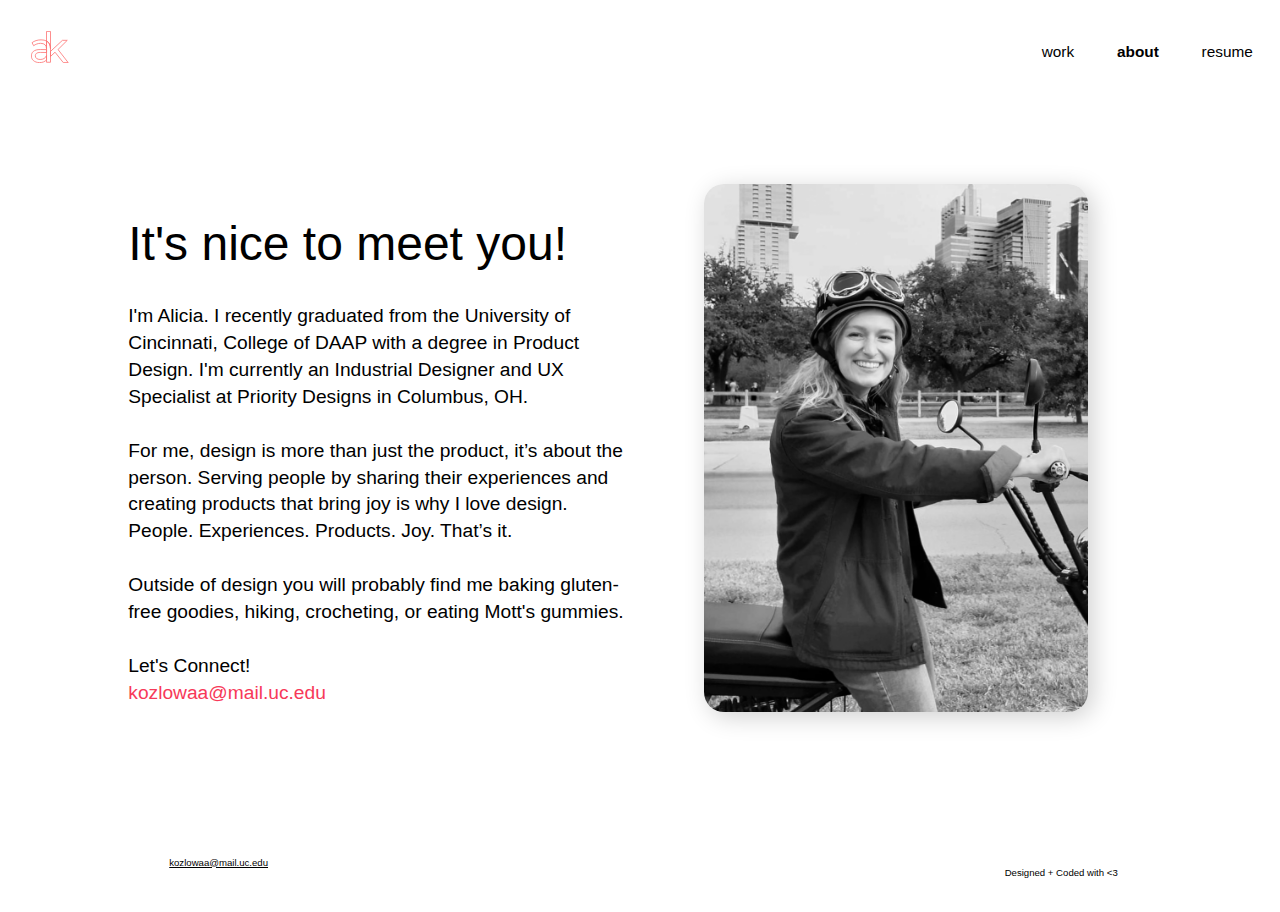
<file: about-me.html>
<!DOCTYPE html>

<html lang="en-US">

<head>
    <title>About Me</title> 
    <meta charset="utf-8">
    <meta name="viewport" content="width=device-width, initial-scale=1.0">
    <link rel="stylesheet" type="text/css" href="Kozlowski_Portfolio.css">
    <link rel="stylesheet" href="https://fonts.googleapis.com/css?family=Montserrat:300,400,500,600" type="text/css">
    <link rel="icon" href="/favicon.ico" type="image/x-icon">
    <link rel="icon" href="/favicon-32x32.png" type="image/png" sizes="32x32">
    <link rel="icon" href="/favicon-16x16.png" type="image/png" sizes="16x16">
</head>
    
<body>
    
<header>
<a href="index.html"><div class="logo"></div></a>
<nav>
    <ul>
    <li><a class="navDark" href="index.html">work</a></li>
    <li><a class="navDark active" href="about-me.html">about</a></li>
    <li><a class="navDark" href="Kozlowski-Resume-2020.pdf" target="_blank">resume</a></li>
    </ul>
</nav>
</header>
    
<main>
    <div class="row" id="space"></div>
    <div class="row">
        <div class="col-1"></div>
        <div class="col-5" id="aboutText">
            <h1 class="intro">It's nice to meet you!</h1>
            <p class="body-text">I'm Alicia. I recently graduated from the University of Cincinnati, College of DAAP with a degree in Product Design. I'm currently an Industrial Designer and UX Specialist at Priority Designs in Columbus, OH.<br><br>For me, design is more than just the product, it’s about the person. Serving people by sharing their experiences and creating products that bring joy is why I love design. <br> People. Experiences. Products. Joy. That’s it.<br><br>Outside of design you will probably find me baking gluten-free goodies, hiking,  crocheting, or eating Mott's gummies.<br><br>Let's Connect!<br><a class="company" href="mailto:kozlowaa@mail.uc.edu">kozlowaa@mail.uc.edu</a></p>
        </div>
        <div class="profile-image col-5">
            <img src="Images/IMG_4473.png" alt="Alicia Kozlowski smiling riding a motor bike" class="profile-pic">
        </div>
    </div>
</main>
    
<footer>
    <div class="footer row">
        <a class="click col-4" href="mailto:kozlowaa@mail.uc.edu">kozlowaa@mail.uc.edu</a>
        <div class="click col-4"></div>
        <p class="col-4">Designed + Coded with &lt;3</p>
    </div>
</footer>
 
</body>

</html>
</file>
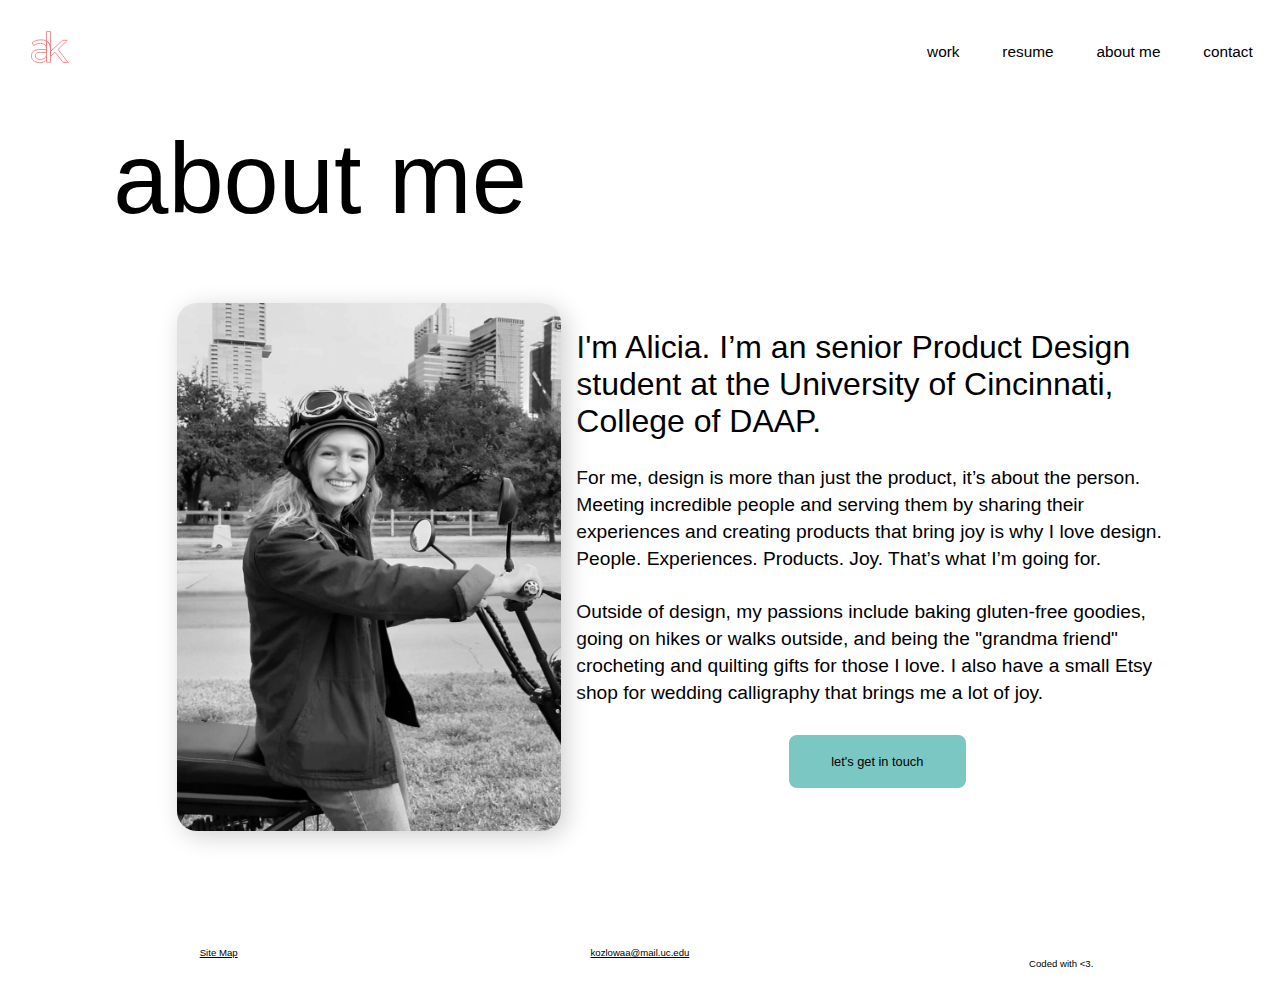
<file: aboutme.html>
<!DOCTYPE html>

<html lang="en-US">

<head>
    <title>About Me</title> 
    <meta charset="utf-8">
    <meta name="viewport" content="width=device-width, initial-scale=1.0">
    <link rel="stylesheet" type="text/css" href="Kozlowski_Portfolio.css">
    <link rel="stylesheet" href="https://fonts.googleapis.com/css?family=Montserrat:300,400,500,600" type="text/css">
    <link rel="icon" href="/favicon.ico" type="image/x-icon">
    <link rel="icon" href="/favicon-32x32.png" type="image/png" sizes="32x32">
    <link rel="icon" href="/favicon-16x16.png" type="image/png" sizes="16x16">
</head>
    
<body>
    
<header>
<a href="index.html"><div class="logo"></div></a>
<nav>
    <ul>
    <li><a class="navDark" href="work.html">work</a></li>
    <li><a class="navDark" href="resume.html">resume</a></li>
    <li><a class="navDark" href="aboutme.html">about me</a></li>
    <li><a class="navDark" href="contact.html">contact</a></li>
    </ul>
</nav>
</header>
    
<main>
    <div class="row">
        <div class="col-1 page-title-mobile"></div>
        <h1 class="page-title-other">about me</h1>  
    </div>
    <div class="row">
        <div class="col-1"></div>
        <div class="profile-image col-5">
            <img src="Images/IMG_4473.png" alt="Alicia Kozlowski smiling riding a motor bike" class="profile-pic">
        </div>
        <div class="col-6" id="aboutText">
            <h2><span id="intro">I'm Alicia. I’m an senior Product Design student at the University of Cincinnati, College of DAAP.</span></h2>
            <p class="body-text">For me, design is more than just the product, it’s about the person. Meeting incredible people and serving them by sharing their experiences and creating products that bring joy is why I love design. People. Experiences. Products. Joy. That’s what I’m going for.<br><br>Outside of design, my passions include baking gluten-free goodies, going on hikes or walks outside, and being the "grandma friend" crocheting and quilting gifts for those I love. I also have a small Etsy shop for wedding calligraphy that brings me a lot of joy.</p>
            <a class="button" href="mailto:kozlowaa@mail.uc.edu">let's get in touch</a>
        </div>
    </div>
</main>
    
<footer>
    <div class="footer row">
        <a class="click col-4" href="sitemap.html">Site Map</a>
        <a class="click col-4" href="mailto:kozlowaa@mail.uc.edu">kozlowaa@mail.uc.edu</a>
        <p class="col-4">Coded with &lt;3.</p>
    </div>
</footer>
 
</body>

</html>
</file>
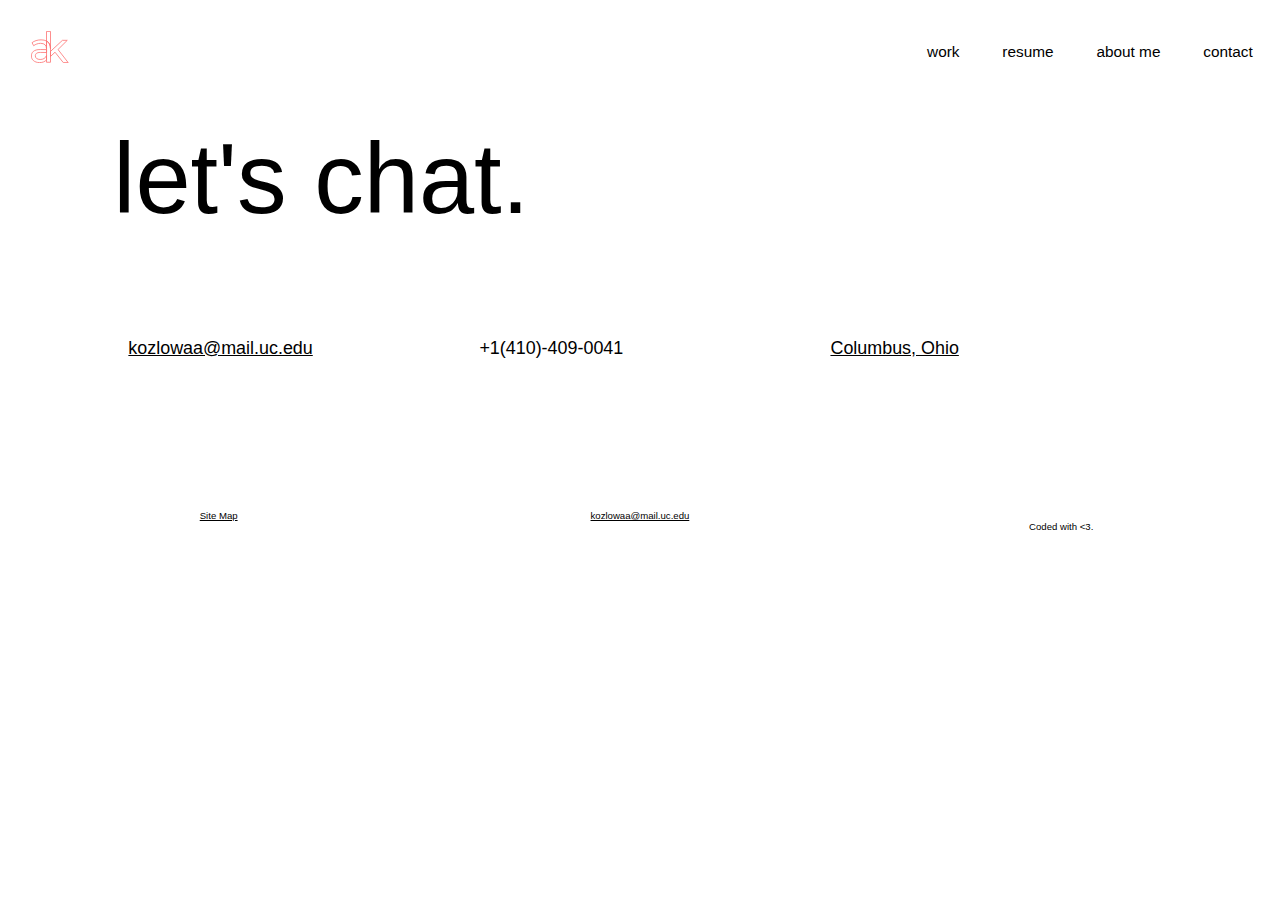
<file: contact.html>
<!DOCTYPE html>

<html lang="en-US">

<head>
    <title>Contact</title> 
    <meta charset="utf-8">
    <meta name="viewport" content="width=device-width, initial-scale=1.0">
    <link rel="stylesheet" type="text/css" href="Kozlowski_Portfolio.css">
    <link rel="stylesheet" href="https://fonts.googleapis.com/css?family=Montserrat:300,400,500,600" type="text/css">
    <link rel="icon" href="/favicon.ico" type="image/x-icon">
    <link rel="icon" href="/favicon-32x32.png" type="image/png" sizes="32x32">
    <link rel="icon" href="/favicon-16x16.png" type="image/png" sizes="16x16">
</head>
    
<body>
    
<header>
<a href="index.html"><div class="logo"></div></a>
<nav>
    <ul>
    <li><a class="navDark" href="work.html">work</a></li>
    <li><a class="navDark" href="resume.html">resume</a></li>
    <li><a class="navDark" href="aboutme.html">about me</a></li>
    <li><a class="navDark" href="contact.html">contact</a></li>
    </ul>
</nav>
</header>
    
<main class="col-10">
    <div class="row">
        <h1 class="page-title-other">let's chat.</h1>  
    </div>
    <div class="content row">
        <div class="contact-card col-4">
            <div id="contact-email-icon"></div>
            <p><a class="click" href="mailto:kozlowaa@mail.uc.edu">kozlowaa@mail.uc.edu</a></p>
        </div>
        <div class="contact-card col-4">
            <div id="contact-phone-icon"></div>
            <p>+1(410)-409-0041</p>
        </div>
        <div class="contact-card col-4">
            <div id="contact-location-icon"></div>
            <p><a class="click" href="http://www.columbus.gov">Columbus, Ohio</a></p>
        </div>
    </div>
</main>
    
<footer>
    <div class="footer row">
        <a class="click col-4" href="sitemap.html">Site Map</a>
        <a class="click col-4" href="mailto:kozlowaa@mail.uc.edu">kozlowaa@mail.uc.edu</a>
        <p class="col-4">Coded with &lt;3.</p>
    </div>
</footer>
 
</body>

</html>
</file>
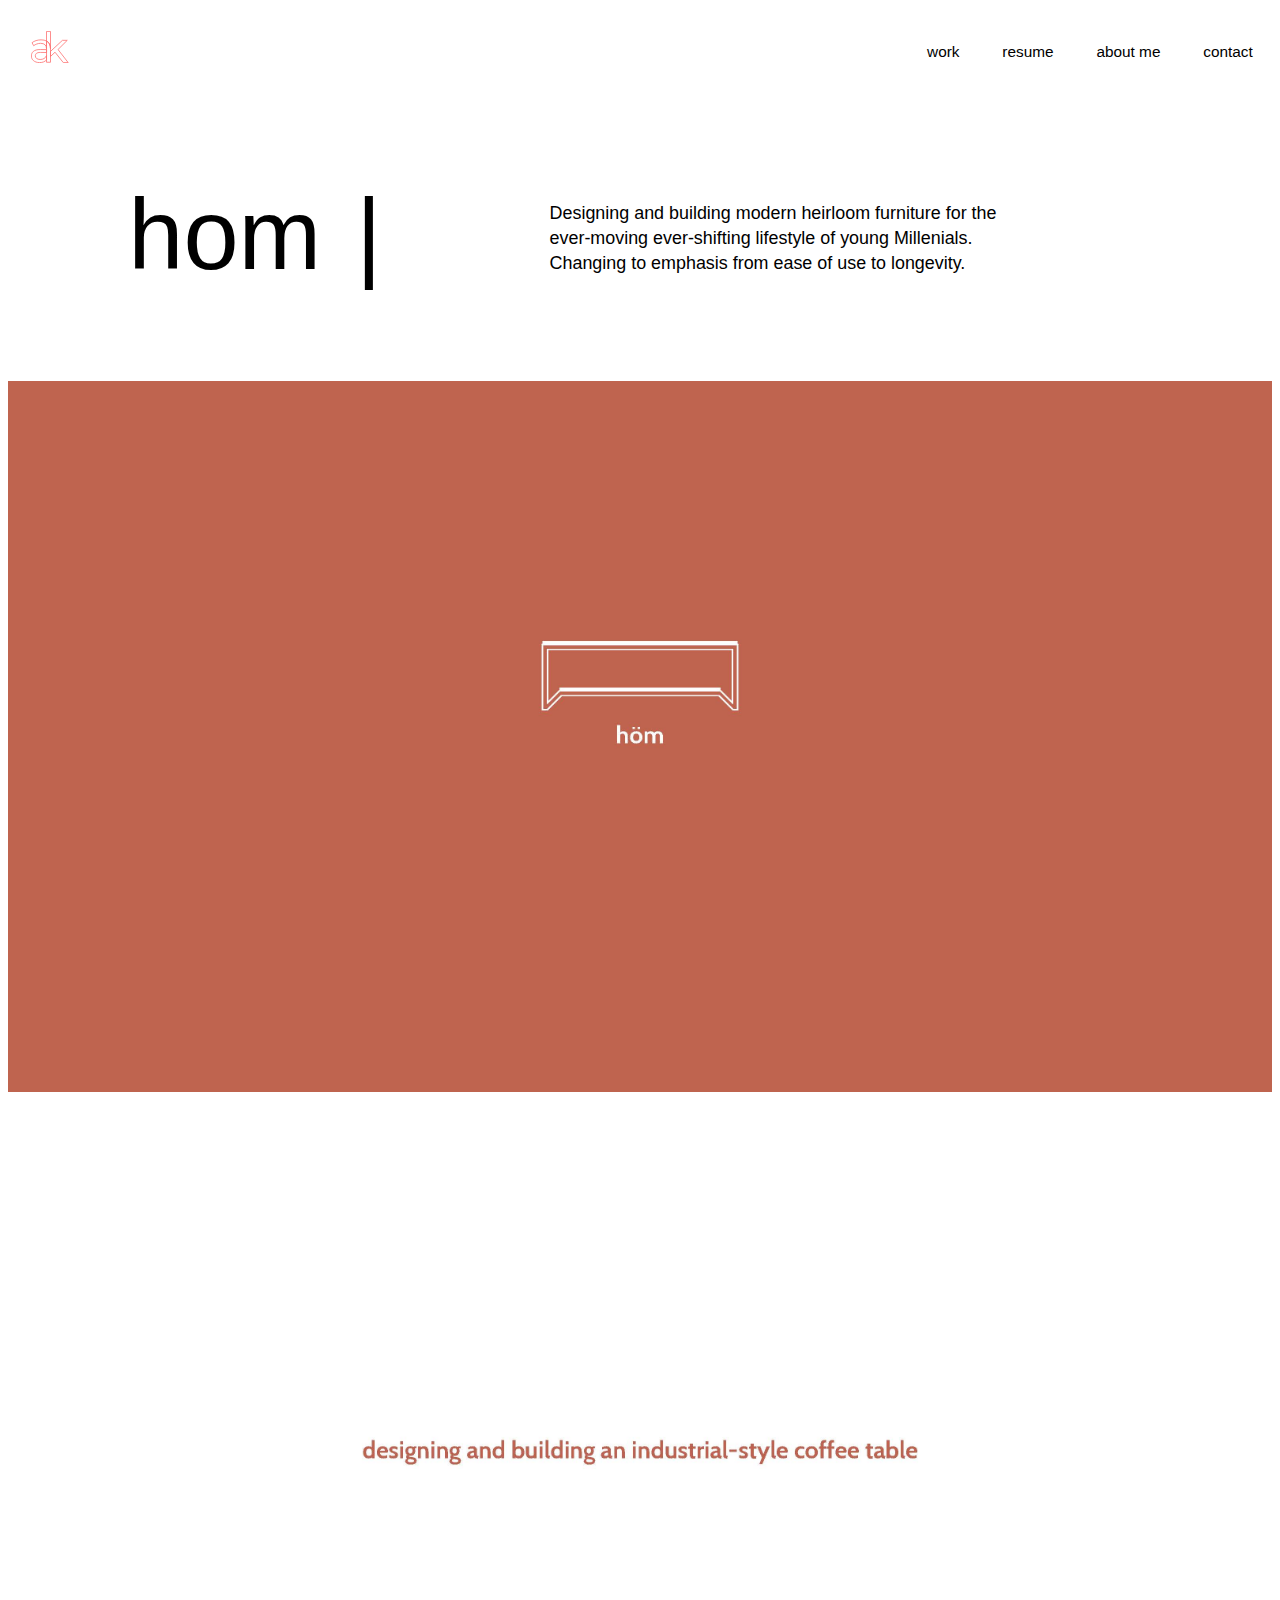
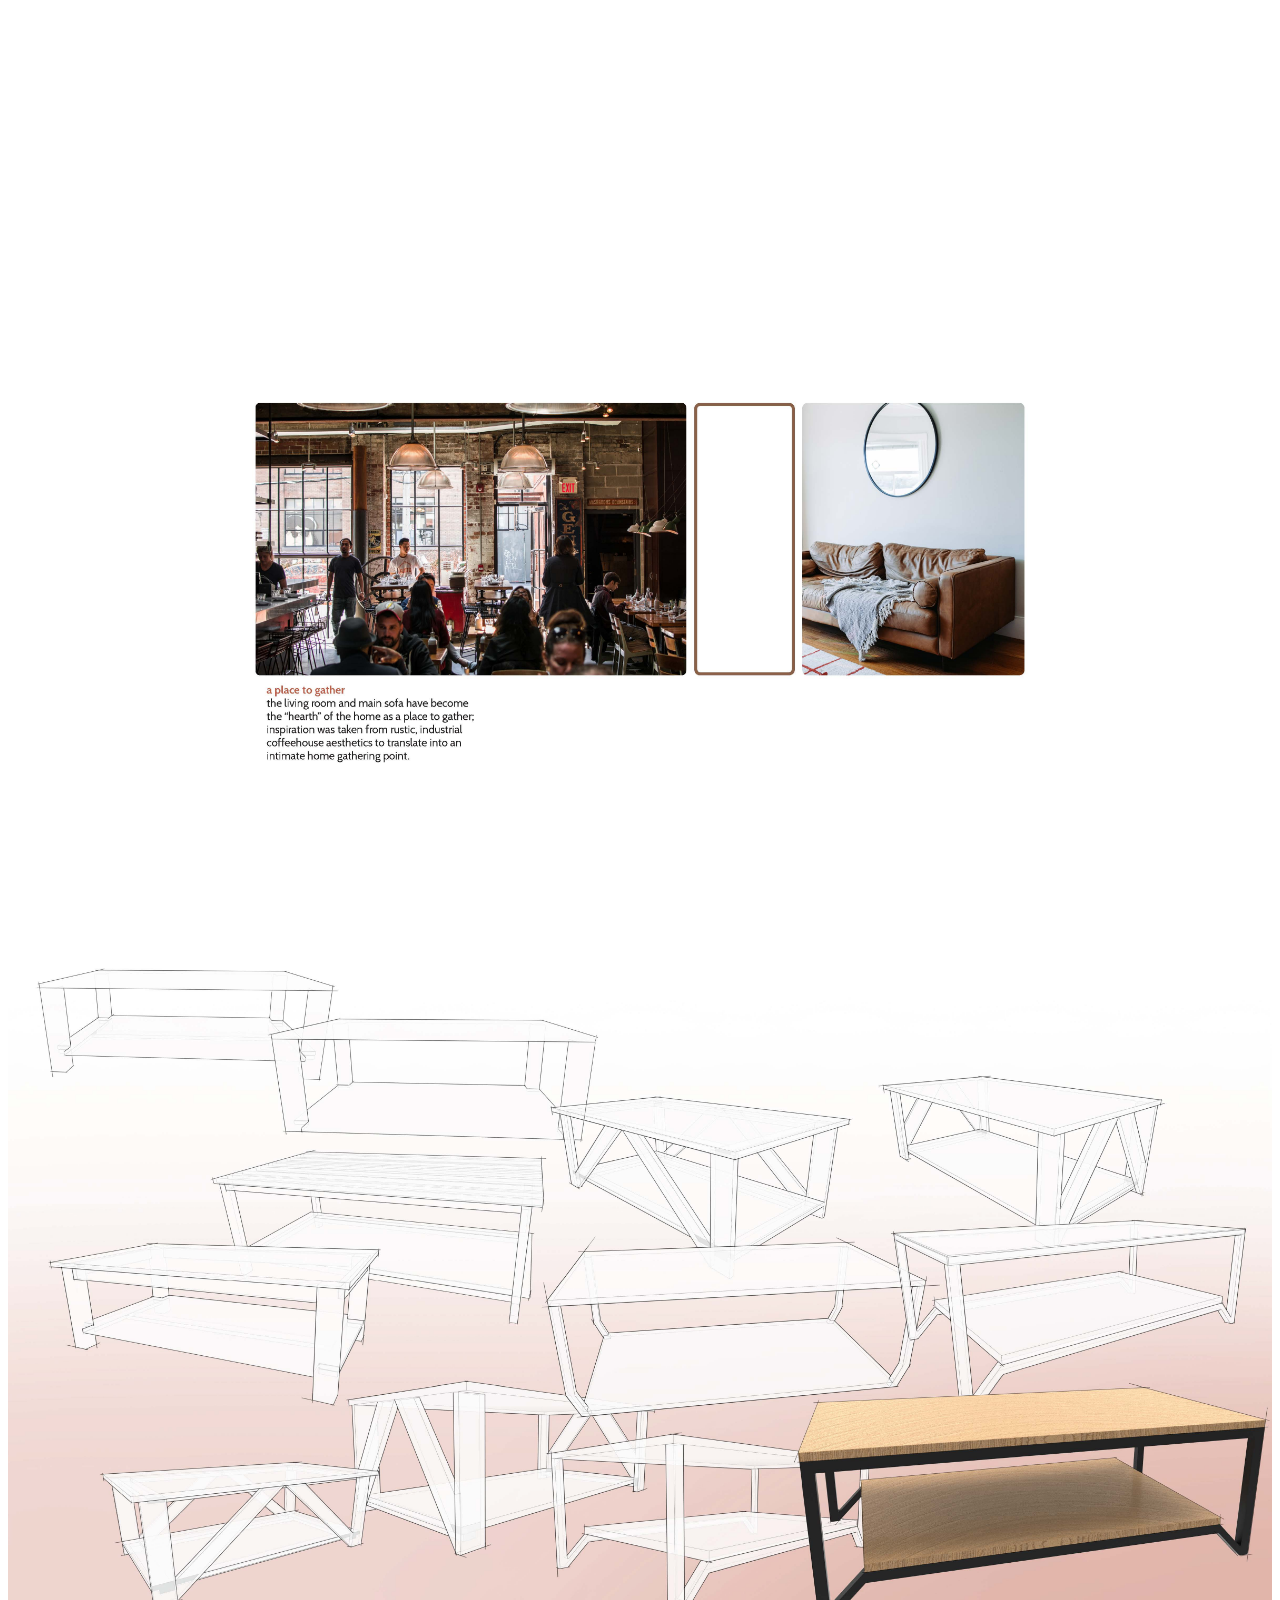
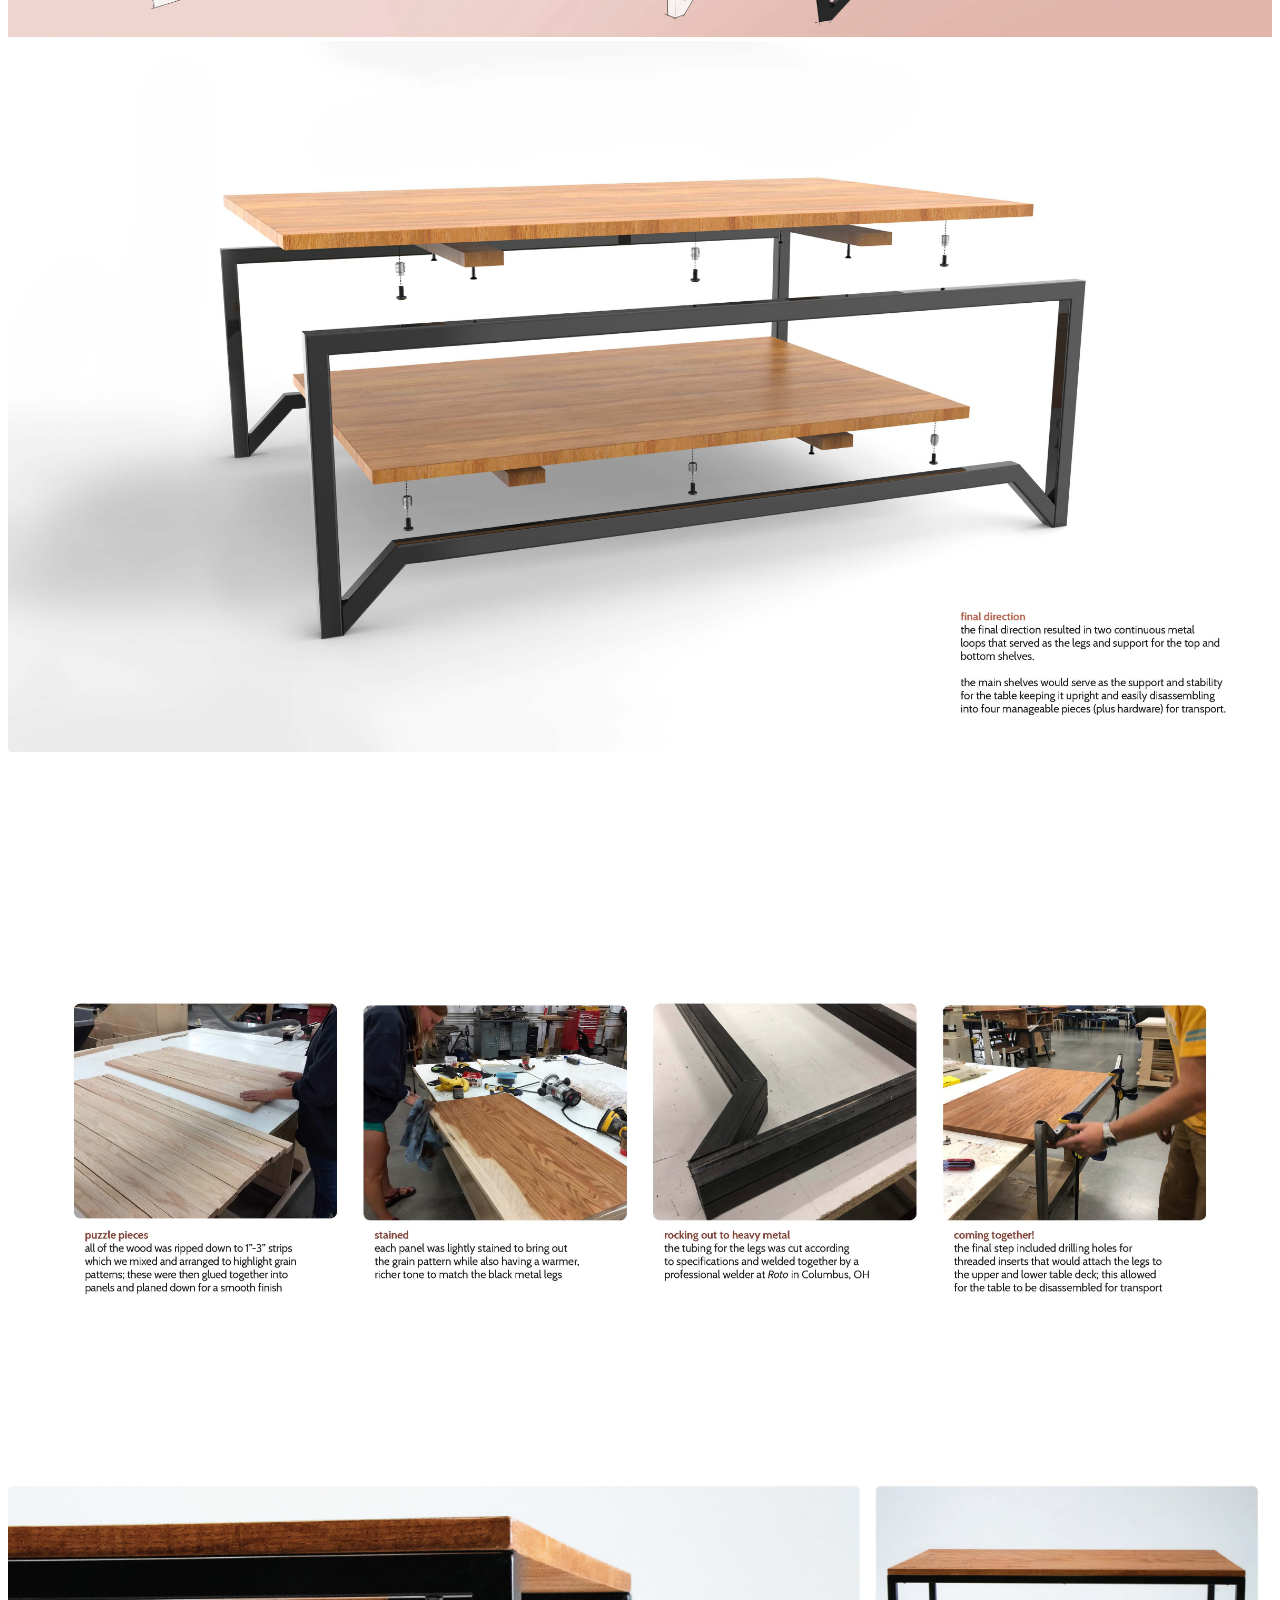
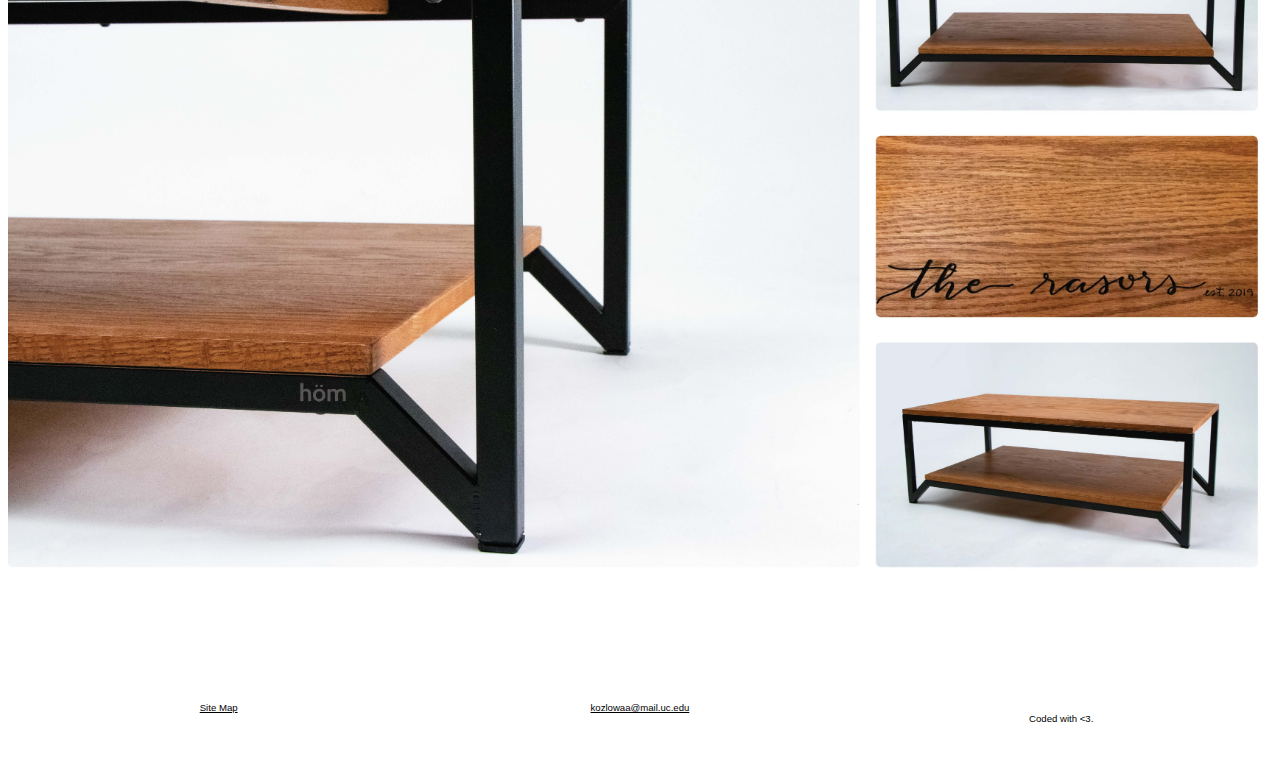
<file: hom.html>
<!DOCTYPE html>

<html lang="en-US">

<head>
    <title>Work - Hom</title> 
    <meta charset="utf-8">
    <meta name="viewport" content="width=device-width, initial-scale=1.0">
    <link rel="stylesheet" type="text/css" href="Kozlowski_Portfolio.css">
    <link rel="stylesheet" href="https://fonts.googleapis.com/css?family=Montserrat:300,400,500,600" type="text/css">
    <link rel="icon" href="/favicon.ico" type="image/x-icon">
    <link rel="icon" href="/favicon-32x32.png" type="image/png" sizes="32x32">
    <link rel="icon" href="/favicon-16x16.png" type="image/png" sizes="16x16">
</head>
    
<body>
    
<header>
<a href="index.html"><div class="logo"></div></a>
<nav>
    <ul>
    <li><a class="navDark" href="work.html">work</a></li>
    <li><a class="navDark" href="resume.html">resume</a></li>
    <li><a class="navDark" href="about-me.html">about me</a></li>
    <li><a class="navDark" href="contact.html">contact</a></li>
    </ul>
</nav>
</header>
    
<main>
    <div class="row">
        <div class="col-1"></div>
        <div class="col-4 page-title-mobile">
            <h1 class="page-title">hom</h1>
        </div>
        <p class="col-7 subtext-mobile" id="title-subtext-work">Designing and building modern heirloom furniture for the <br>ever-moving ever-shifting lifestyle of young Millenials.<br>Changing to emphasis from ease of use to longevity.</p>
    </div>
    <img class="col-12" src="Images/hom/portfolio_kozlowski_Page_45.jpg" alt="simplified graphic of a coffee table">
    <img class="col-12" src="Images/hom/portfolio_kozlowski_Page_46.jpg" alt="project statement: designing and building an industrial-style coffee table">
    <img class="col-12" src="Images/hom/portfolio_kozlowski_Page_47.jpg" alt="rustic coffee shop filled with people, another image of a worn in leather couch">
    <img class="col-12" src="Images/hom/portfolio_kozlowski_Page_48.jpg" alt="sketches of coffee table designs">
    <img class="col-12" src="Images/hom/portfolio_kozlowski_Page_49.jpg" alt="exploded view of coffee table separating all of the parts">
    <img class="col-12" src="Images/hom/portfolio_kozlowski_Page_50.jpg" alt="wooden planks being laid together, Alicia staining the top of the table, metal being laid out before being welded, man attaching table legs to table">
    <img class="col-12" src="Images/hom/portfolio_kozlowski_Page_51.jpg" alt="close up of industrial style coffee table with wood accents and black metal legs">
</main>
    
<footer>
    <div class="footer row">
        <a class="click col-4" href="sitemap.html">Site Map</a>
        <a class="click col-4" href="mailto:kozlowaa@mail.uc.edu">kozlowaa@mail.uc.edu</a>
        <p class="col-4">Coded with &lt;3.</p>
    </div>
</footer>
 
</body>

</html>
</file>
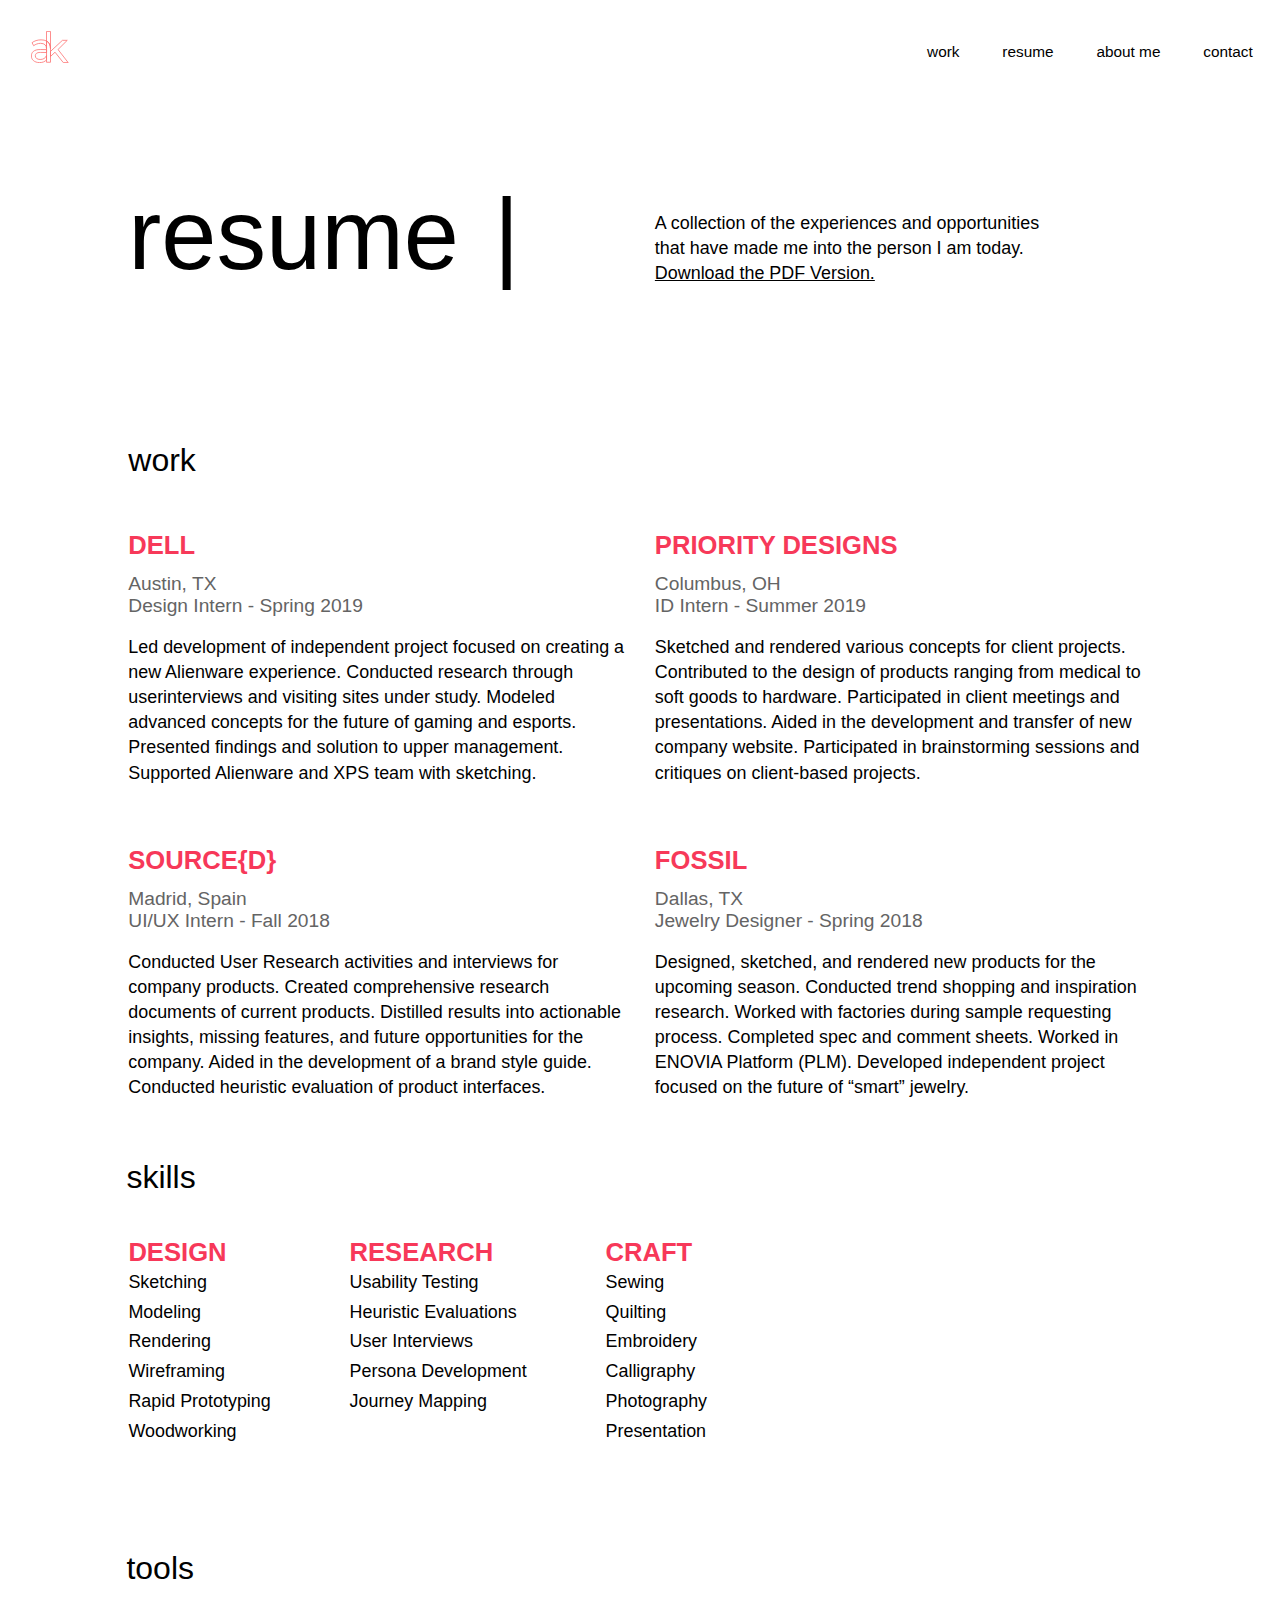
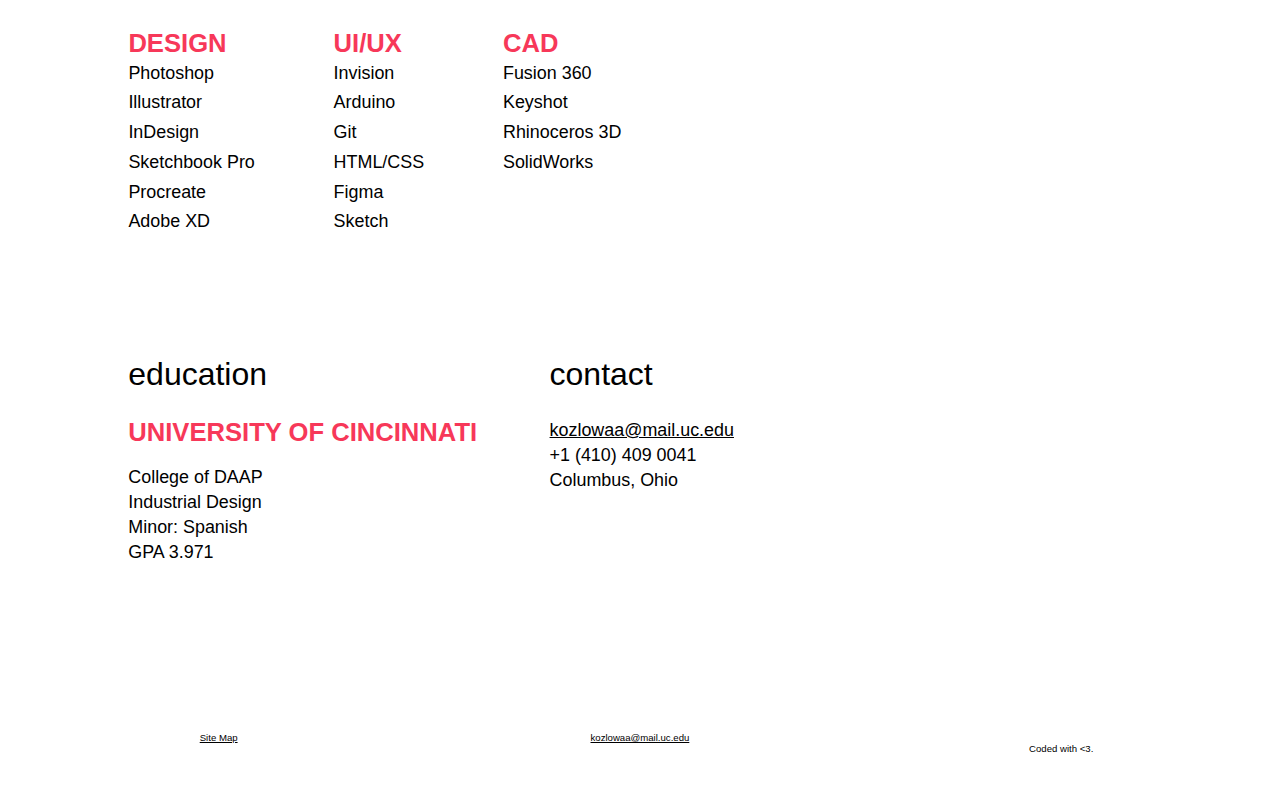
<file: resume.html>
<!DOCTYPE html>

<html lang="en-US">

<head>
    <title>Resume</title> 
    <meta charset="utf-8">
    <meta name="viewport" content="width=device-width, initial-scale=1.0">
    <link rel="stylesheet" type="text/css" href="Kozlowski_Portfolio.css">
    <link rel="stylesheet" href="https://fonts.googleapis.com/css?family=Montserrat:300,400,500,600" type="text/css">
    <link rel="icon" href="/favicon.ico" type="image/x-icon">
    <link rel="icon" href="/favicon-32x32.png" type="image/png" sizes="32x32">
    <link rel="icon" href="/favicon-16x16.png" type="image/png" sizes="16x16">
</head>
    
<body>
    
<header>
<a href="index.html"><div class="logo"></div></a>
<nav>
    <ul>
    <li><a class="navDark" href="work.html">work</a></li>
    <li><a class="navDark" href="resume.html">resume</a></li>
    <li><a class="navDark" href="aboutme.html">about me</a></li>
    <li><a class="navDark" href="contact.html">contact</a></li>
    </ul>
</nav>
</header>
    
<main>
    <div class="page-info row">
        <div class="col-1"></div>
        <h1 class="page-title page-title-mobile col-5">resume </h1>  
        <p class="col-6 subtext-mobile" id="title-subtext-resume">A collection of the experiences and opportunities<br> that have made me into the person I am today. <br> <a class="click" target="_blank" href="Kozlowski-Resume-2020.pdf">Download the PDF Version.</a></p>
    </div>
<div>
    <div class="row">
        <div class="col-1"></div>
        <h2 class="col-2 resumeHeader">work</h2> 
    </div>
    <div class="row">
        <div class="col-1"></div>
        <div class="col-5 mobile-resume">
        <h3><a class="company" href="https://www.dell.com" target="_blank">DELL</a></h3>
        <h4>Austin, TX <br> Design Intern - Spring 2019</h4>
        <p>Led development of independent project focused on creating a new Alienware experience. Conducted research through userinterviews and visiting sites under study. Modeled advanced concepts for the future of gaming and esports. Presented findings and solution to upper management. Supported Alienware and XPS team with sketching.</p>
        </div>
        <div class="col-5 mobile-resume">
        <h3><a class="company" href="https://www.prioritydesigns.com" target="_blank">PRIORITY DESIGNS</a></h3>
        <h4>Columbus, OH <br> ID Intern - Summer 2019</h4>
        <p>Sketched and rendered various concepts for client projects. Contributed to the design of products ranging from medical to soft goods to hardware. Participated in client meetings and presentations. Aided in the development and transfer of new company website. Participated in brainstorming sessions and critiques on client-based projects.</p>
        </div>
        <div class="col-1"></div>
    </div>
    <div class="row">
        <div class="col-1"></div>
        <div class="col-5 mobile-resume">
        <h3>SOURCE{D}</h3>
        <h4>Madrid, Spain <br> UI/UX Intern - Fall 2018</h4>
        <p>Conducted User Research activities and interviews for company products. Created comprehensive research documents of current products. Distilled results into actionable insights, missing features, and future opportunities for the company. Aided in the development of a brand style guide. Conducted heuristic evaluation of product interfaces.</p>
        </div>
        <div class="col-5 mobile-resume">
        <h3><a class="company" href="https://www.fossil.com" target="_blank">FOSSIL</a></h3>
        <h4>Dallas, TX <br> Jewelry Designer - Spring 2018</h4>
        <p>Designed, sketched, and rendered new products for the upcoming season. Conducted trend shopping and inspiration research. Worked with factories during sample requesting process. Completed spec and comment sheets. Worked in ENOVIA Platform (PLM). Developed independent project focused on the future of “smart” jewelry.</p>
        </div>
        <div class="col-1"></div>
    </div>
    <table class="mobile-resume">
        <caption class="resumeHeader">skills</caption>
        <tr>   
            <th>DESIGN</th>
            <th>RESEARCH</th>
            <th>CRAFT</th>
        </tr>
        <tr>
            <td class="resume">Sketching</td>
            <td class="resume">Usability Testing</td>
            <td class="resume">Sewing</td>
        </tr>
        <tr>
            <td class="resume">Modeling</td>
            <td class="resume">Heuristic Evaluations</td>
            <td class="resume">Quilting</td>
        </tr>
        <tr>
            <td class="resume">Rendering</td>
            <td class="resume">User Interviews</td>
            <td class="resume">Embroidery</td>
        </tr>
        <tr>
            <td class="resume">Wireframing</td>
            <td class="resume">Persona Development</td>
            <td class="resume">Calligraphy</td>
        </tr>
        <tr>
            <td class="resume">Rapid Prototyping</td>
            <td class="resume">Journey Mapping</td>
            <td class="resume">Photography</td>
        </tr>
        <tr>
            <td class="resume">Woodworking</td>
            <td class="resume">&nbsp;</td>
            <td class="resume">Presentation</td>
        </tr>
    </table>
    <table class="mobile-resume">
        <caption class="resumeHeader">tools</caption>
        <tr>   
            <th>DESIGN</th>
            <th>UI/UX</th>
            <th>CAD</th>
        </tr>
        <tr>
            <td class="resume">Photoshop</td>
            <td class="resume">Invision</td>
            <td class="resume">Fusion 360</td>
        </tr>
        <tr>
            <td class="resume">Illustrator</td>
            <td class="resume">Arduino</td>
            <td class="resume">Keyshot</td>
        </tr>
        <tr>
            <td class="resume">InDesign</td>
            <td class="resume">Git</td>
            <td class="resume">Rhinoceros 3D</td>
        </tr>
        <tr>
            <td class="resume">Sketchbook Pro</td>
            <td class="resume">HTML/CSS</td>
            <td class="resume">SolidWorks</td>
        </tr>
        <tr>
            <td class="resume">Procreate</td>
            <td class="resume">Figma</td>
            <td class="resume">&nbsp;</td>
        </tr>
        <tr>
            <td class="resume">Adobe XD</td>
            <td class="resume">Sketch</td>
            <td class="resume">&nbsp;</td>
        </tr>
    </table>
    <div class="row">
        <div class="col-1"></div>
        <div class="col-4 mobile-resume-bottom">    
            <h2>education</h2>
                <div>
                    <h3>UNIVERSITY OF CINCINNATI</h3>
                    <p>College of DAAP<br>
                    Industrial Design<br>
                    Minor: Spanish<br>
                    GPA 3.971</p><br>
                </div>
        </div>
        <div class="col-4 mobile-resume-bottom">
            <h2>contact</h2>
                <div>
                    <p><a class="click" href="mailto:kozloaa@mail.uc.edu">kozlowaa@mail.uc.edu</a><br>
                    +1 (410) 409 0041 <br>
                    Columbus, Ohio <br></p>
                </div>
        </div>
    </div>
</div>
</main>
    
<footer>
    <div class="footer row">
        <a class="click col-4" href="sitemap.html">Site Map</a>
        <a class="click col-4" href="mailto:kozlowaa@mail.uc.edu">kozlowaa@mail.uc.edu</a>
        <p class="col-4">Coded with &lt;3.</p>
    </div>
</footer>
 
</body>

</html>
</file>
<file: Kozlowski_Portfolio.css>
* {
    font-family: "Nunito", sans-serif;
    box-sizing: border-box;
}

/********* Responsive Grid Sizing ***************/

body {
    background-color: #FFFFFF;
}

.col-1 { width: 8.33%; }
.col-2 { width: 16.66%; }
.col-3 { width: 25%; }
.col-4 { width: 33.33%; }
.col-5 { width: 41.66%; }
.col-6 { width: 50%; }
.col-7 { width: 58.33%; }
.col-8 { width: 66.66%; }
.col-9 { width: 75%; }
.col-10 { width: 83.33%; }
.col-11 { width: 91.66%; }
.col-12 { width: 100%; }

.row {
    position: relative;
    width: 100%;
}

.row [class*="col-"] {
    float: left;
    padding: 15px;
}

.row:first-child {
    padding-left: 0;
}

.row:last-child {
    padding-right: 0;
}

.row::after {
    content: "";
    clear: both;
    display: table;
}

main {
    clear: both;
    margin: auto;
}

div {
    padding: 0;
}

/*********** Header Styling ****************/

header {
    height: 3em;
}

.logo {
    background-image: url(Images/logo-line.svg);
    background-repeat: no-repeat;
}

header.project {
    position: absolute;
}

div.logo {
    width: 3vw;
    height: 3vw;
    float: left;
    margin: 1.45em;
}

nav {
    float: right;
    z-index: 1;
}

nav.project {
    position: fixed;
    right: 0;
}

nav ul li{
    list-style-type: none;
    display:inline-block;
    font-weight: 200;
    font-size: 1.2vw;
    padding: 1.25em;
}

.full-bleed {
    margin: 0;
    display: block;
    z-index: -1;
}

/********** Link Styling ****************/

a.navDark:link {
    text-decoration: none;
    color: #000000;
}

a.navDark:visited {
    color: #000000;
}

a.click:link {
    text-decoration: underline;
    color: #000000;
}

a.click:visited {
    text-decoration: underline;
    color: #F73959;
}

a.navDark:hover, a.click:hover, a.navWhite:hover{
    color: #F73959;
}

a.company:link, a.company:visited {
    color: #F73959;
    text-decoration: none;
}

a.company:hover {
    color: #F73959;
    text-decoration: underline;
}

a.overlay:link {
    color: #FFFFFF;
    text-decoration: none;
}

a.overlay:visited {
    text-decoration: none;
}

a.active {
    font-weight: 600;
}

#slides {
    font-family: "Source Sans Pro";
    font-style: italic;
    color: #000000;
    font-weight: 300;
}

a.navWhite:link {
    text-decoration: none;
    color: #FFFFFF;
}

a.navWhite:visited {
    color: #FFFFFF;
}

/************* Home Page Styling ******************/


#home-text {
    font-size: 3em;
    font-weight: 500;
    margin: 0;
}

#pronounciation {
    display: none;
    font-weight: 200;
    font-size: .4em;
    z-index: 2;
    position: fixed;
    transform: translateX(0, 80px);
    transition: .5s ease;
}

#name:hover #pronounciation {
    opacity: 1;
    display: inline-block;
    transform: translateX(0, 80px);
    transition: .5s ease;
}

#home-div {
    margin: 8em 0;
    text-align: center;
}

.description {
    font-size: 1.2em;
    font-weight: 200;
    margin: 0 10em;
}

.text_1, .text_2, .text_3 {
    font-size: 2.5vw;
    font-weight: 500;
    color: #FFCECE;
    display: inline-block;
    overflow: hidden;
    white-space: nowrap;
    position: relative;
    animation-timing-function: steps(18, end);
    animation-duration: 18s;
    animation-iteration-count: infinite;
}

.text_1 {
    animation-name: text1;
}

.text_2 {
    animation-name: text2;
    left: -5px;
}

.text_3 {
    animation-name: text3;
    left: -18px;
}

.text_1::after, .text_2::after, .text_3::after{
    content: "|";
    position: absolute;
    right: -10px;
    animation-name: caret;
    animation-duration: .75s;
    animation-timing-function: steps(1, end);
    animation-iteration-count: infinite;
}

@keyframes text1 {
    0%, 33%, 66%, 100% {
        width: 0;
    }
    10%, 22% {
        width: 9.2em;
    }
}

@keyframes text2 {
    0%, 33%, 66%, 100% {
        width: 0;
    }
    43%, 55% {
        width: 10em;
    }
}

@keyframes text3 {
    0%, 33%, 66%, 100% {
        width: 0;
    }
    76%, 88% {
        width: 9.05em;
    }
}

@keyframes caret {
    0%, 100% {
        opacity: 0;
    }
    20%, 80% {
        opacity: 1;
    }
}

#index {
    margin-left: auto;
    margin-right: auto;
    margin-top: 18vw;
    text-align: center;
    font-size: 1vw;
}

.downArrow {
    border: solid #FFFFFF;
    border-width: 0 1px 1px 0;
    display: inline-block;
    padding: 10px;
    transform: rotate(45deg);
    z-index: -1;
}

.downArrow:hover {
    border-color: #F73959;
}

.downArrow:active {
    border-color: #7AC7C3;
}

/******************** Text/Font Styling *********************/

.page-title {
    font-size: 7.75vw;
    font-weight: 300;
}

.page-title::after {
    content: "|";
    position: absolute;
    display: inline;
    margin: 0px .35em;
}

#title-subtext-resume {
    margin: 7.8vw 0;
}

#title-subtext-work {
    margin: 7vw 0;
}

.page-title-other {
    font-size: 7.75vw;
    font-weight: 300;
}

h2 {
    font-size: 2.5vw;
    font-weight: 500;
    margin: 2vw 0;
}

h3 {
    color: #F73859;
    font-size: 2vw;
    font-weight: 600;
    padding: 0;
    margin: 1vw 0;
}

th {
    color: #F73859;
    font-size: 2vw;
    font-weight: 600;
    padding: 0;
    margin: 1vw 0;
    text-align: left;
}

td.resume {
    font-weight: 400;
    font-size: 1.4vw;
    list-style-type: none;
    text-align: left;
    margin: 0;
    line-height: 1.55;
    padding: 0 6vw 0 0;
}

caption {
    font-size: 2.5vw;
    font-weight: 500;
    margin: 2vw 0;
    text-align: left;
}

table {
    margin: 0 9.25vw 6vw;
}

h4 {
    font-size: 1.5vw;
    font-weight: 400;
    color: #646464;
    padding: 0;
    margin: 0;
}

p {
    font-weight: 400;
    font-size: 1.4vw;
    line-height: 1.4;
}

#space {
    margin: 4em;
}
/******************** About Me Page Styling *********************/

.profile-image {
    height: 33em;
    border-radius: 20px;
    margin-left: 4em;
    width: 24em;
    overflow: hidden;
    position: relative;
    box-shadow:  5px 5px 25px #d0d0d0;
}

.profile-pic {
    display: block;
    width: auto;
    position: absolute;
    height: 100%;
    top: 0;
    left: 0;
}

.body-text {
    font-weight: 200;
    font-size: 1.2em;
}

.intro {
    font-weight: 500;
    font-size: 3em;
}

#aboutText {
    padding-top: 0;
}

.button {
    background-color: #7AC7C3;
    border: 2px solid #FFFFFF;
    color: #000000;
    padding: 1.5vw;
    text-align: center;
    text-decoration: none;
    display: block;
    font-size: 1vw;
    border-radius: 10px;
    margin: 2vw auto;
    transition-duration: 0.4s;
    width: 30%;
}

input.button {
    margin-right: 7vw;
    width: 10vw;
}

.button:hover {
    background-color: #FFFFFF;
    border: 2px solid #7AC7C3;
}

.footer {
    font-size: .75vw;
    margin-top: 8%;
    text-align: center;
}

.footer p {
    font-size: .75vw;
}

.center {
    margin: auto;
}

.resumeHeader {
    height: 4vw;
}

/************* Work Page Styling ****************/

.work-card {
    position: relative;
    height: 30vw;
    width: 30vw;
    margin: 10px;
    border-radius: 15px;
    overflow: hidden;
    text-align: center;
    box-shadow:  5px 5px 25px #d0d0d0;
}

.work-card:hover {
    box-shadow:  5px 5px 35px #d0d0d0;
    transform: translate(0, -30px, 2);
    transform: scale(1.01);
    transition: .25s ease;
}

.image {
    display: block;
    width: auto;
    position: absolute;
    top: 0;
    left: 0;
    height: 100%;
}

.overlay {
    position: absolute;
    top: 0;
    bottom: 0;
    left: 0;
    right: 0;
    height: 100%;
    width: 100%;
    opacity: 0;
    transition: .5s ease;
}

.text {
    position: relative;
    top: 45%;
    color: white;
    text-decoration: none;
    font-weight: 600;
    padding: 0;
}

.work-card:hover .overlay {
    opacity: 1;
}

.full-bleed {
    width: 100%;
}

.introduction {
    margin-bottom: 3vw;
}

figure {
    position: relative;
    height: 30vw;
    overflow: hidden;
    margin: 3.83vw;
}

.pro-esports {
    position: absolute;
    display: block;
    width: auto;
    height: 100%;
    left: -15vw;
    top:0;
}

.video-wrapper {
    width: 95%;
    max-width: 1200px;
    margin: 3vw auto;
    position: relative;
}
.video-container {
    height: 0;
    width: 100%;
    max-width: 100%;
    padding-bottom: 56.25%;
    position: relative;
}

.video-container video {
    position: absolute;
    top: 0;
    left: 0;
    height: 100%;
    width: 100%;
    max-width: 100%;
}

.video-caption {
    width: 80%;
    margin: auto;
}

.portfolio {
    margin-bottom: 6vw;
}
/************* Mobile Styling ****************/

@media only screen and (max-width: 37.5em) {
    
    * {
        font-family: "Nunito", sans-serif;
        box-sizing: border-box;
    }

    .mobile-description {
        margin: 1em;
        font-size: 1em;
    }
    
    .mobile-resume {
        width: 80%;
        margin: 0 10%;
    }
    
    .mobile-work-card {
        width: 80%;
        height: 8em;
        margin: 1em 10%;
    }
    
    .image {
        width: 100%;
        height: auto;
        position: absolute;
        top: -40%;
    }
    
    div.logo {
        width: 5vw;
        height: 5vw;
        float: left;
    }
    
    nav ul li{
        font-weight: 200;
        font-size: .5em;
        padding: 2em 1em;
    }
    
    #home-text {
        font-size: 2.5em;
    }
    
    #home-div {
        margin: 4em 0;
        text-align: center;
    }
    
    #index {
        margin-top: 18vw;
        text-align: center;
        font-size: 2vw;
    }
    
    .page-title-mobile {
        font-size: 7.75vw;
        font-weight: 300;
        width: 100%;
        text-align: center;
    }

    .page-title::after {
        display: none;
    }
    
    p {
        font-size: 2vw;
        line-height: 1.4;
        margin: 0;
    }
    
    .subtext-mobile {
        width: 100%;
        text-align: center;
        margin: 0;
    }
    
    #title-subtext-work {
        margin: 0;
    }
    
    #title-subtext-resume {
        margin: 0;
    }
    
    h2 {
        font-size: 4vw;
    }

    h3 {
        font-size: 3vw;
    }
    
    h4 {
        font-size: 2vw;
        margin: 0 0 10px 0;
    }
    
    th {
        font-size: 3vw;
    }

    td.resume {
        font-size: 2vw;
        line-height: 1.3;
        padding: 0;
    }

    caption {
        font-size: 4vw;
        margin: 20px 0;
    }
    
    .mobile-resume-bottom {
        width: 40%;
        margin: 0 0 0 30px;
    }
    
    .page-title-other {
        text-align: center;
    }
    
    .profile-image {
        display: none;
    }
    
    #aboutText {
        width: 100%;
        padding: 30px;
    }
}
</file>
